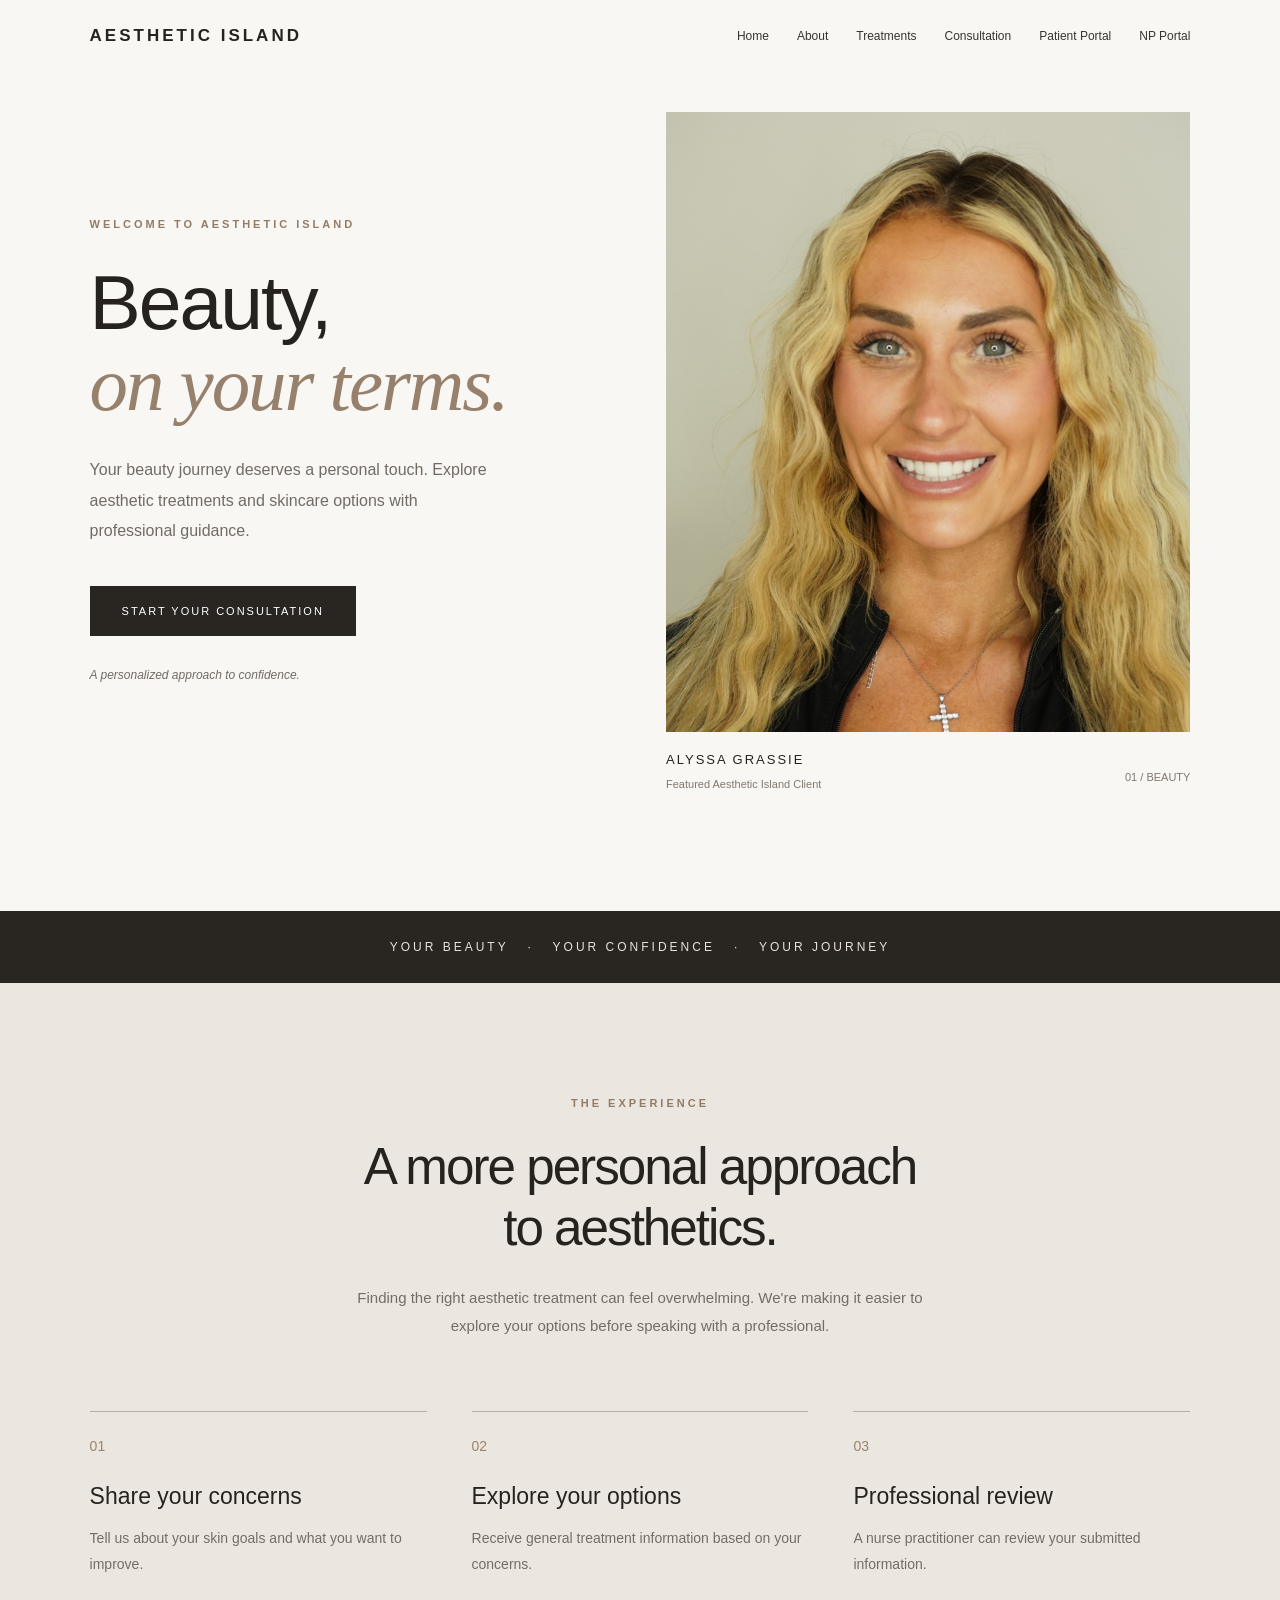
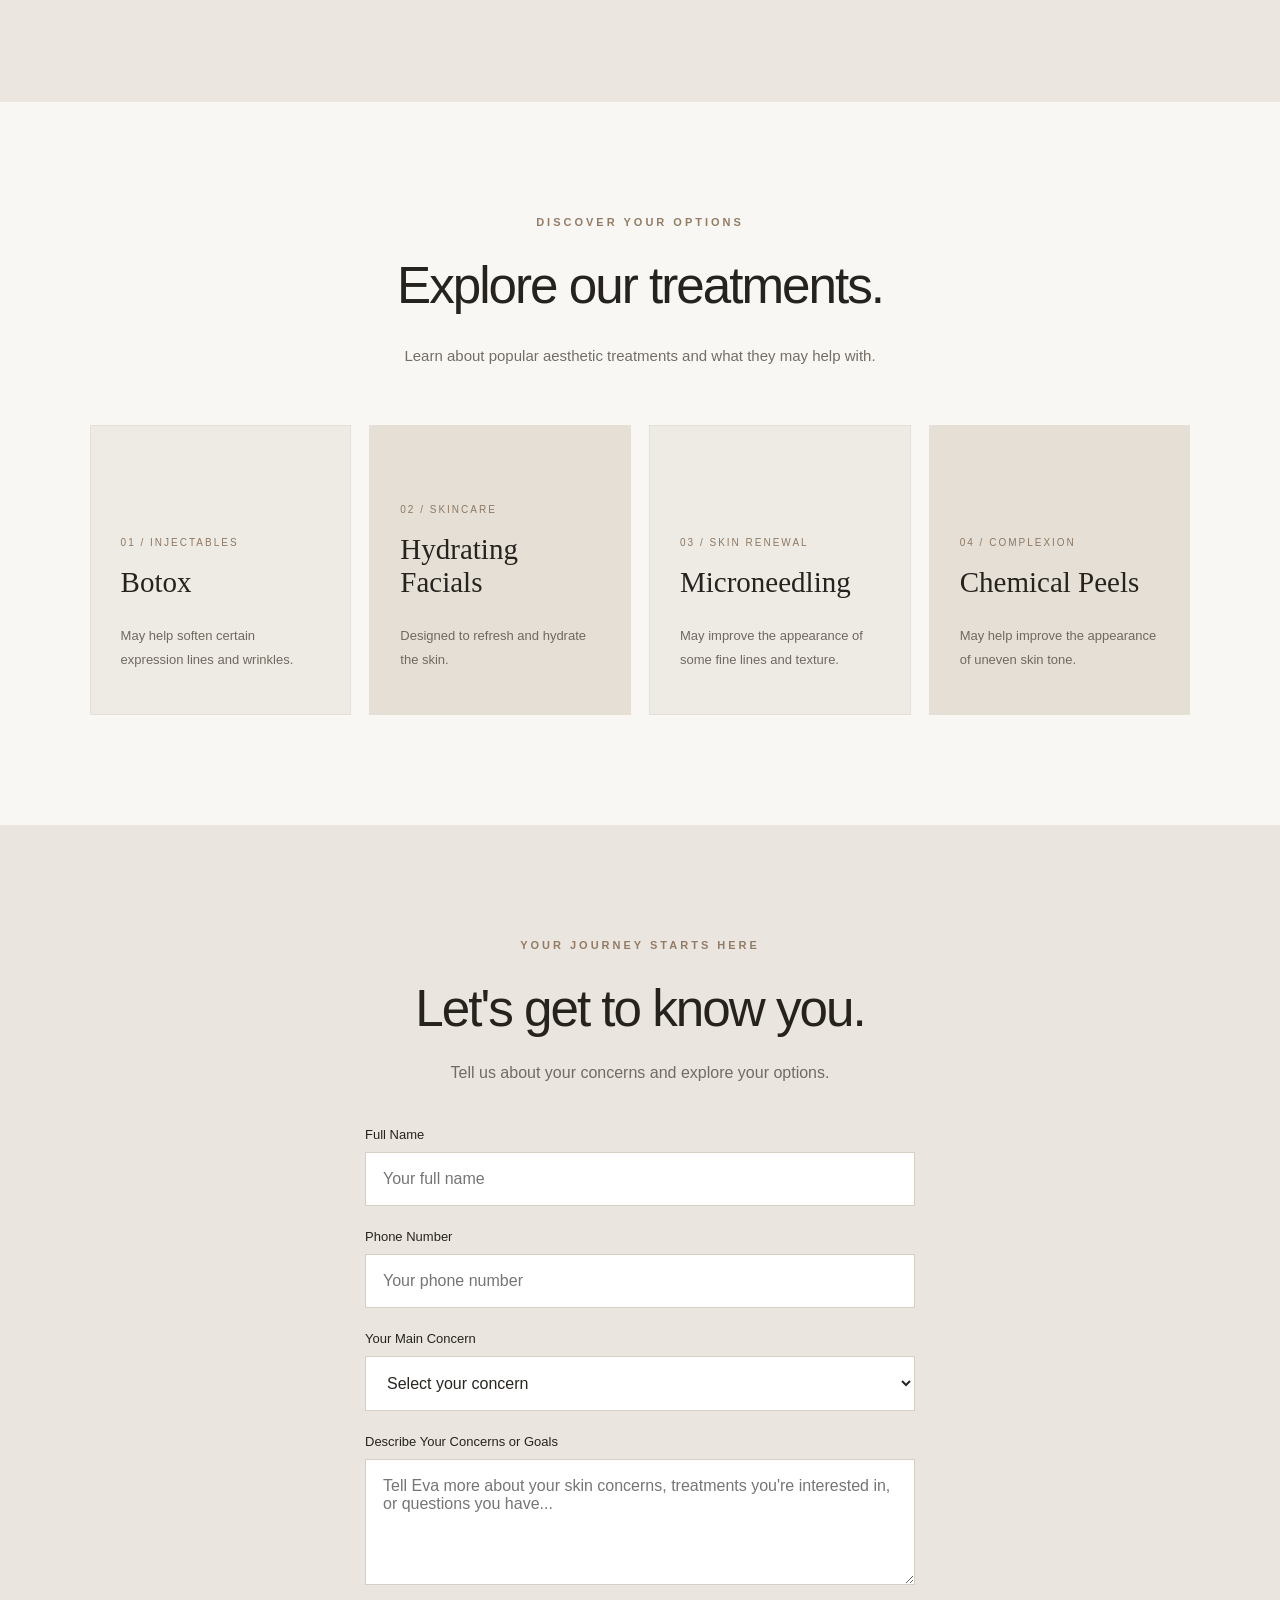
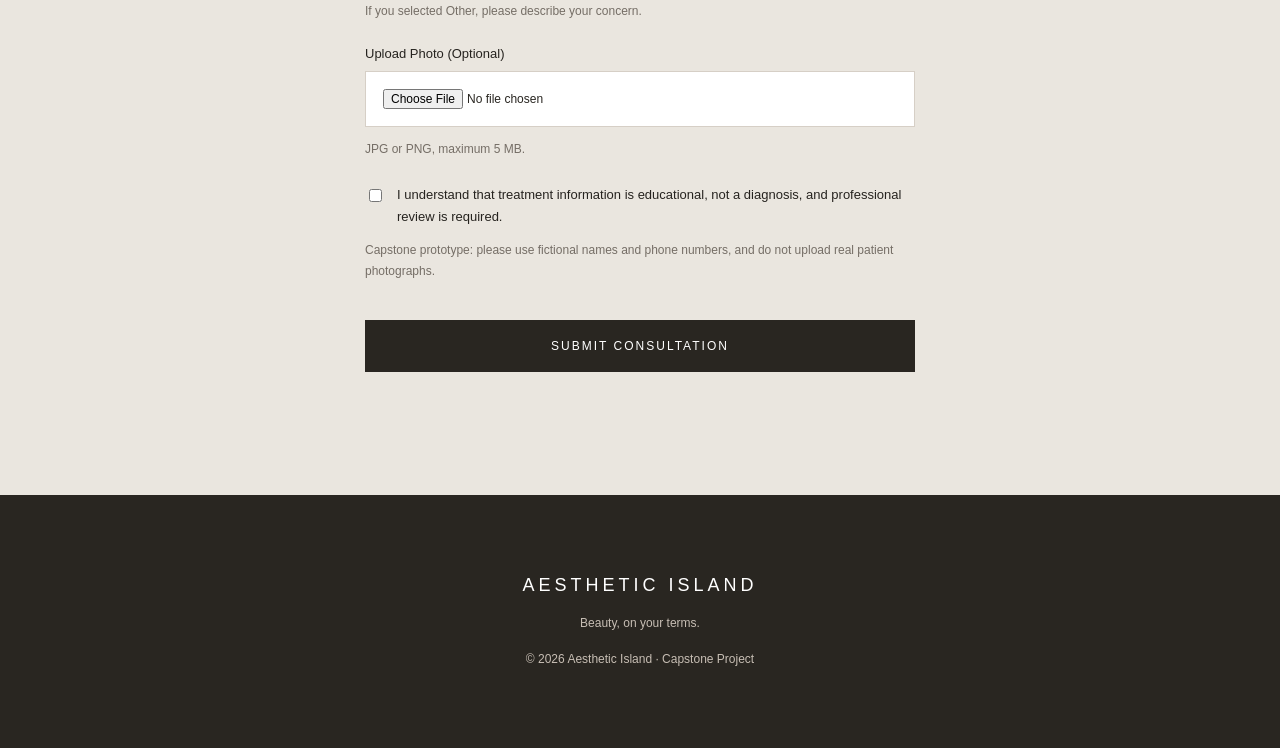
<file: frontend/index.html>
<!DOCTYPE html>
<html lang="en">
<head>
    <meta charset="UTF-8">
    <meta name="viewport" content="width=device-width, initial-scale=1">
    <title>Aesthetic Island | Beauty, on your terms</title>
    <link rel="stylesheet" href="style.css">
</head>
<body>

<nav class="navigation">
    <a class="logo" href="/">AESTHETIC ISLAND</a>
    <div class="links">
        <a href="#home">Home</a>
        <a href="#about">About</a>
        <a href="#treatments">Treatments</a>
        <a href="#consultation">Consultation</a>
        <a href="patient.html">Patient Portal</a>
        <a href="dashboard.html">NP Portal</a>
    </div>
</nav>

<section id="home" class="home">
    <div class="homeText">
        <span class="eyebrow">WELCOME TO AESTHETIC ISLAND</span>
        <h1>Beauty,<br><em>on your terms.</em></h1>
        <p>
            Your beauty journey deserves a personal touch.
            Explore aesthetic treatments and skincare options
            with professional guidance.
        </p>
        <a class="mainButton" href="#consultation">
            START YOUR CONSULTATION
        </a>
        <p class="smallText">A personalized approach to confidence.</p>
    </div>

    <div class="homeImage">
        <img src="../images/hero.jpg"
             alt="Aesthetic Island featured client">
        <div class="photoCaption">
            <div>
                <h3>ALYSSA GRASSIE</h3>
                <p>Featured Aesthetic Island Client</p>
            </div>
            <span>01 / BEAUTY</span>
        </div>
    </div>
</section>

<div class="marquee">
    YOUR BEAUTY &nbsp; · &nbsp; YOUR CONFIDENCE &nbsp; · &nbsp;
    YOUR JOURNEY
</div>

<section id="about" class="about">
    <span class="eyebrow">THE EXPERIENCE</span>
    <h2>A more personal approach<br>to aesthetics.</h2>
    <p class="sectionIntro">
        Finding the right aesthetic treatment can feel overwhelming.
        We're making it easier to explore your options before
        speaking with a professional.
    </p>

    <div class="steps">
        <article class="step">
            <span>01</span>
            <h3>Share your concerns</h3>
            <p>Tell us about your skin goals and what you want to improve.</p>
        </article>
        <article class="step">
            <span>02</span>
            <h3>Explore your options</h3>
            <p>Receive general treatment information based on your concerns.</p>
        </article>
        <article class="step">
            <span>03</span>
            <h3>Professional review</h3>
            <p>A nurse practitioner can review your submitted information.</p>
        </article>
    </div>
</section>

<section id="treatments" class="treatments">
    <span class="eyebrow">DISCOVER YOUR OPTIONS</span>
    <h2>Explore our treatments.</h2>
    <p class="sectionIntro">
        Learn about popular aesthetic treatments and what they may help with.
    </p>

    <div class="treatmentGrid">
        <article class="treatmentCard">
            <span>01 / INJECTABLES</span>
            <h3>Botox</h3>
            <p>May help soften certain expression lines and wrinkles.</p>
        </article>

        <article class="treatmentCard">
            <span>02 / SKINCARE</span>
            <h3>Hydrating Facials</h3>
            <p>Designed to refresh and hydrate the skin.</p>
        </article>

        <article class="treatmentCard">
            <span>03 / SKIN RENEWAL</span>
            <h3>Microneedling</h3>
            <p>May improve the appearance of some fine lines and texture.</p>
        </article>

        <article class="treatmentCard">
            <span>04 / COMPLEXION</span>
            <h3>Chemical Peels</h3>
            <p>May help improve the appearance of uneven skin tone.</p>
        </article>
    </div>
</section>

<section id="consultation" class="consultation">
    <span class="eyebrow">YOUR JOURNEY STARTS HERE</span>
    <h2>Let's get to know you.</h2>
    <p class="formIntro">
        Tell us about your concerns and explore your options.
    </p>

    <form id="clientForm">

        <label for="name">Full Name</label>
        <input id="name" name="name" type="text"
               maxlength="100"
               placeholder="Your full name" required>

        <label for="phone">Phone Number</label>
        <input id="phone" name="phone" type="tel"
               maxlength="25"
               placeholder="Your phone number" required>

        <label for="concern">Your Main Concern</label>
        <select id="concern" name="concern" required>
            <option value="">Select your concern</option>
            <option value="dry skin">Dry Skin</option>
            <option value="acne">Acne</option>
            <option value="fine lines">Fine Lines</option>
            <option value="uneven skin tone">Uneven Skin Tone</option>
            <option value="other">Other</option>
        </select>

        <label for="details">
            Describe Your Concerns or Goals
        </label>
        <textarea
            id="details"
            name="details"
            rows="5"
            maxlength="2000"
            placeholder="Tell Eva more about your skin concerns, treatments you're interested in, or questions you have..."
        ></textarea>

        <p class="formNote">
            If you selected Other, please describe your concern.
        </p>

        <label for="photo">Upload Photo (Optional)</label>
        <input id="photo" name="photo" type="file"
               accept="image/jpeg,image/png">

        <p class="formNote">JPG or PNG, maximum 5 MB.</p>

        <label class="consent">
            <input type="checkbox" id="consent" required>
            <span>
                I understand that treatment information is educational,
                not a diagnosis, and professional review is required.
            </span>
        </label>

        <p class="formNote">
            Capstone prototype: please use fictional names and phone
            numbers, and do not upload real patient photographs.
        </p>

        <button id="submitButton" type="submit">
            SUBMIT CONSULTATION
        </button>

        <p id="formMessage" role="status" aria-live="polite"></p>
    </form>

    <div id="resultCard" class="resultCard" hidden>
        <span class="eyebrow">YOUR CONSULTATION</span>

        <h3>Thank you for submitting.</h3>

        <p id="resultId"></p>

        <h4>General Treatment Information</h4>
        <p id="resultTreatment"></p>

        <p>Your consultation is pending professional review.</p>

        <h4>Your Private Access Code</h4>
        <p>
            Save this code. You will need it with your phone number
            to check your consultation.
        </p>

        <p id="accessCode"
           style="font-weight:bold;overflow-wrap:anywhere;"></p>

        <button type="button" id="copyAccessCode">
            COPY ACCESS CODE
        </button>

        <p>
            <a href="patient.html" class="mainButton">
                CHECK MY CONSULTATION
            </a>
        </p>
    </div>
</section>

<footer>
    <h2>AESTHETIC ISLAND</h2>
    <p>Beauty, on your terms.</p>
    <p>© 2026 Aesthetic Island · Capstone Project</p>
</footer>

<script src="script.js"></script>
</body>
</html>
</file>
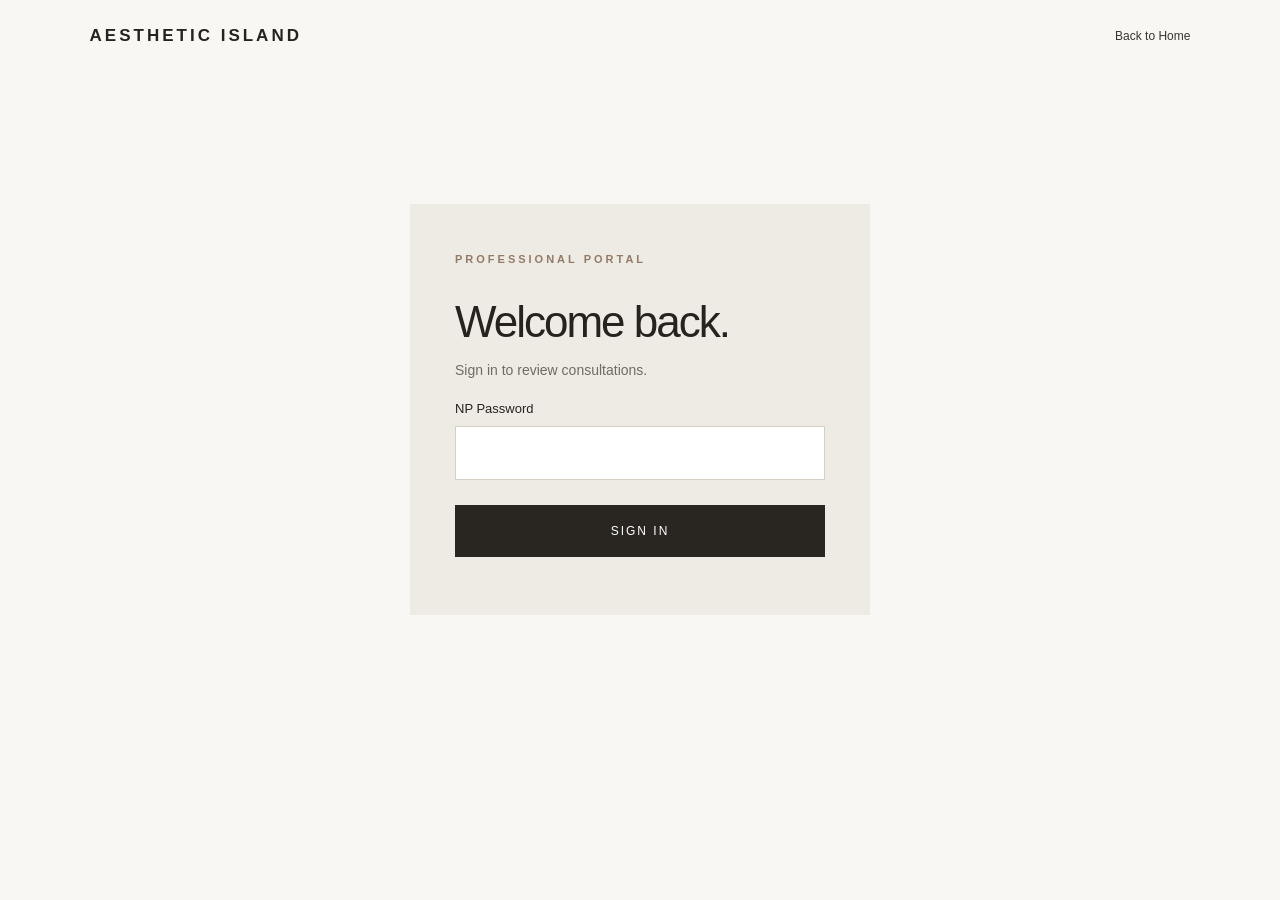
<file: frontend/login.html>
<!DOCTYPE html>
<html lang="en">
<head>
    <meta charset="UTF-8">
    <meta name="viewport" content="width=device-width, initial-scale=1">
    <title>NP Login | Aesthetic Island</title>
   <link rel="stylesheet" href="style.css">
</head>
<body>
<nav class="navigation">
    <a class="logo" href="/">AESTHETIC ISLAND</a>
    <div class="links">
        <a href="/">Back to Home</a>
    </div>
</nav>

<main class="loginPage">
    <div class="loginBox">
        <span class="eyebrow">PROFESSIONAL PORTAL</span>
        <h1>Welcome back.</h1>
        <p>Sign in to review consultations.</p>

        <form id="loginForm">
            <label for="password">NP Password</label>
            <input id="password" type="password" required>
            <button type="submit">SIGN IN</button>
            <p id="loginMessage" role="status"></p>
        </form>
    </div>
</main>

<script>
document.getElementById("loginForm").addEventListener(
    "submit", async function(event) {
        event.preventDefault();

        const password = document.getElementById("password").value;
        const message = document.getElementById("loginMessage");

        try {
            const response = await fetch("/api/login", {
                method: "POST",
                headers: {"Content-Type": "application/json"},
                body: JSON.stringify({password: password})
            });

            const result = await response.json();

            if (response.ok) {
                window.location.href = "/dashboard.html";
            } else {
                message.textContent = result.error;
            }
        } catch (error) {
            message.textContent = "Unable to connect to server.";
        }
    }
);
</script>
</body>
</html>
</file>
<file: frontend/style.css>
* {
    box-sizing: border-box;
}

html {
    scroll-behavior: smooth;
}

body {
    margin: 0;
    font-family: Arial, Helvetica, sans-serif;
    background: #f8f7f4;
    color: #26231f;
}

button, input, select, textarea {
    font: inherit;
}

button, a {
    transition: 0.2s ease;
}

button {
    cursor: pointer;
}

[hidden] {
    display: none !important;
}

/* NAVIGATION */

.navigation {
    display: flex;
    align-items: center;
    justify-content: space-between;
    gap: 25px;
    padding: 26px 7%;
    background: #f8f7f4;
}

.logo {
    font-size: 17px;
    letter-spacing: 3px;
    font-weight: 600;
    color: #26231f;
    text-decoration: none;
}

.links {
    display: flex;
    align-items: center;
    gap: 28px;
    flex-wrap: wrap;
}

.links a {
    color: #38342f;
    text-decoration: none;
    font-size: 12px;
}

.links a:hover {
    color: #a28b74;
}

/* TYPOGRAPHY */

.eyebrow {
    font-size: 11px;
    letter-spacing: 3px;
    color: #927c66;
    font-weight: 600;
}

h1, h2, h3, h4 {
    font-weight: 400;
}

h1, h2 {
    letter-spacing: -2px;
}

.sectionIntro {
    color: #746d65;
    line-height: 1.9;
    max-width: 580px;
    margin: 20px auto 55px;
    font-size: 15px;
}

/* HOMEPAGE */

.home {
    display: grid;
    grid-template-columns: 1fr 1.05fr;
    align-items: center;
    gap: 7%;
    padding: 40px 7% 110px;
    min-height: 730px;
}

.homeText h1 {
    font-size: clamp(55px, 6vw, 92px);
    line-height: 1.05;
    margin: 30px 0;
}

.homeText h1 em {
    font-family: Georgia, serif;
    font-weight: 400;
    color: #98816c;
}

.homeText > p {
    color: #716b64;
    line-height: 1.9;
    font-size: 16px;
    max-width: 400px;
}

.mainButton {
    display: inline-block;
    background: #292621;
    color: white;
    text-decoration: none;
    padding: 19px 32px;
    margin-top: 24px;
    font-size: 11px;
    letter-spacing: 2px;
}

.mainButton:hover {
    background: #927c66;
}

.homeText .smallText {
    font-size: 12px;
    margin-top: 28px;
    font-style: italic;
}

.homeImage img {
    width: 100%;
    height: 620px;
    object-fit: cover;
    display: block;
}

.photoCaption {
    display: flex;
    justify-content: space-between;
    align-items: center;
    gap: 15px;
    padding-top: 20px;
}

.photoCaption h3 {
    font-size: 13px;
    letter-spacing: 2px;
    margin: 0 0 7px;
}

.photoCaption p, .photoCaption span {
    font-size: 11px;
    color: #81786f;
}

/* BRAND STRIP */

.marquee {
    background: #292621;
    color: #e9e1d8;
    padding: 24px;
    text-align: center;
    font-size: 12px;
    letter-spacing: 3px;
    line-height: 2;
}

/* ABOUT */

.about {
    background: #ebe7e0;
    padding: 110px 7%;
    text-align: center;
}

.about h2, .treatments h2, .consultation h2 {
    font-size: clamp(36px, 4vw, 56px);
    line-height: 1.2;
    margin: 25px 0;
}

.steps {
    display: grid;
    grid-template-columns: repeat(3, 1fr);
    gap: 45px;
    margin-top: 70px;
    text-align: left;
}

.step {
    border-top: 1px solid #b9b0a5;
    padding-top: 25px;
}

.step span {
    color: #99836c;
    font-size: 14px;
}

.step h3 {
    font-size: 23px;
    margin: 28px 0 15px;
}

.step p {
    color: #746d65;
    line-height: 1.9;
    font-size: 14px;
}

/* TREATMENTS */

.treatments {
    padding: 110px 7%;
    text-align: center;
}

.treatmentGrid {
    display: grid;
    grid-template-columns: repeat(4, 1fr);
    gap: 18px;
    text-align: left;
}

.treatmentCard {
    min-height: 290px;
    padding: 30px;
    background: #eeeae4;
    display: flex;
    flex-direction: column;
    justify-content: flex-end;
    border: 1px solid #e5dfd6;
}

.treatmentCard:nth-child(even) {
    background: #e5dfd6;
}

.treatmentCard span {
    font-size: 10px;
    letter-spacing: 2px;
    color: #8e7861;
}

.treatmentCard h3 {
    font-family: Georgia, serif;
    font-size: 29px;
    margin: 18px 0 12px;
}

.treatmentCard p {
    font-size: 13px;
    line-height: 1.8;
    color: #706961;
}

/* CONSULTATION */

.consultation {
    background: #eae6df;
    padding: 110px 20px;
    text-align: center;
}

.formIntro {
    color: #716b64;
    margin-bottom: 45px;
}

#clientForm, #loginForm {
    max-width: 550px;
    margin: auto;
    text-align: left;
}

label {
    display: block;
    font-size: 13px;
    margin: 23px 0 10px;
}

input:not([type="checkbox"]),
select,
textarea {
    width: 100%;
    padding: 17px;
    border: 1px solid #d6cfc6;
    background: #fff;
    color: #292621;
    border-radius: 0;
    outline-offset: 3px;
}

input[type="file"] {
    font-size: 12px;
}

.consent {
    display: flex;
    align-items: flex-start;
    gap: 12px;
    line-height: 1.7;
}

.consent input {
    margin-top: 5px;
}

.formNote {
    font-size: 12px;
    color: #756e66;
    line-height: 1.8;
}

#clientForm button,
#loginForm button {
    width: 100%;
    margin-top: 25px;
    padding: 19px;
    background: #292621;
    color: white;
    border: none;
    font-size: 12px;
    letter-spacing: 2px;
}

button:hover:not(:disabled) {
    opacity: 0.8;
}

button:disabled {
    opacity: 0.5;
    cursor: not-allowed;
}

#formMessage, #loginMessage {
    color: #8a4035;
    font-size: 13px;
    line-height: 1.6;
}

.resultCard {
    max-width: 550px;
    margin: 45px auto 0;
    background: #fff;
    padding: 35px;
    text-align: left;
    border: 1px solid #d6cfc6;
}

.resultCard h3 {
    font-size: 27px;
}

.resultCard p {
    color: #716b64;
    line-height: 1.8;
}

/* FOOTER */

footer {
    padding: 65px 20px;
    text-align: center;
    background: #292621;
    color: #fff;
}

footer h2 {
    font-size: 18px;
    letter-spacing: 4px;
}

footer p {
    color: #c7beb4;
    font-size: 12px;
    line-height: 2;
}

/* NP LOGIN */

.loginPage {
    min-height: 75vh;
    display: grid;
    place-items: center;
    padding: 70px 20px;
}

.loginBox {
    width: 100%;
    max-width: 460px;
    padding: 45px;
    background: #eeeae4;
}

.loginBox h1 {
    font-size: 44px;
    margin-bottom: 15px;
}

.loginBox > p {
    color: #716b64;
    font-size: 14px;
}

/* NP DASHBOARD */

.dashboardPage {
    padding: 75px 7% 110px;
    max-width: 1450px;
    margin: auto;
}

.dashboardPage h1 {
    font-size: clamp(38px, 5vw, 60px);
    margin: 20px 0;
}

.dashboardPage > p {
    color: #716b64;
    font-size: 14px;
}

.stats {
    display: grid;
    grid-template-columns: repeat(4, 1fr);
    gap: 18px;
    margin: 45px 0 65px;
}

.statCard {
    background: #ebe7e0;
    padding: 28px;
}

.statCard span {
    font-size: 11px;
    letter-spacing: 2px;
    color: #8a7866;
}

.statCard strong {
    display: block;
    font-size: 42px;
    font-weight: 400;
    margin-top: 20px;
}

.dashboardHeader {
    display: flex;
    justify-content: space-between;
    align-items: center;
    gap: 20px;
    margin-bottom: 30px;
}

.dashboardHeader h2 {
    font-size: 29px;
}

.dashboardHeader select {
    max-width: 220px;
}

.consultationCard {
    background: white;
    border: 1px solid #e4dfd8;
    padding: 30px;
    margin-bottom: 20px;
}

.cardTop {
    display: flex;
    justify-content: space-between;
    align-items: center;
    gap: 15px;
}

.cardTop h3 {
    font-size: 23px;
}

.statusBadge {
    background: #eae6df;
    padding: 9px 14px;
    font-size: 12px;
}

.consultationCard p {
    font-size: 14px;
    line-height: 1.8;
    overflow-wrap: anywhere;
}

.consultationCard a {
    color: #79634e;
    font-size: 14px;
}

.statusControls {
    display: flex;
    gap: 12px;
    margin-top: 25px;
}

.statusControls select {
    max-width: 240px;
}

.statusControls button,
.logoutButton {
    padding: 13px 22px;
    background: #292621;
    border: none;
    color: white;
    font-size: 12px;
}

.logoutButton {
    margin: 0;
}

.saveMessage {
    color: #79634e;
}

/* MOBILE */

@media (max-width: 900px) {
    .home {
        grid-template-columns: 1fr;
        gap: 40px;
    }

    .homeImage img {
        height: 500px;
    }

    .treatmentGrid {
        grid-template-columns: repeat(2, 1fr);
    }

    .steps {
        gap: 25px;
    }
}

@media (max-width: 600px) {
    .navigation {
        flex-direction: column;
        padding: 22px 5%;
    }

    .links {
        justify-content: center;
        gap: 15px;
    }

    .home {
        padding: 60px 6%;
    }

    .homeText h1 {
        font-size: 53px;
    }

    .homeImage img {
        height: 400px;
    }

    .about, .treatments, .consultation {
        padding: 75px 6%;
    }

    .steps, .treatmentGrid, .stats {
        grid-template-columns: 1fr;
    }

    .treatmentCard {
        min-height: 220px;
    }

    .stats {
        grid-template-columns: repeat(2, 1fr);
    }

    .dashboardPage {
        padding: 50px 5%;
    }

    .dashboardHeader, .statusControls {
        flex-direction: column;
        align-items: stretch;
    }

    .dashboardHeader select,
    .statusControls select {
        max-width: 100%;
    }

    .consultationCard {
        padding: 20px;
    }
}
</file>
